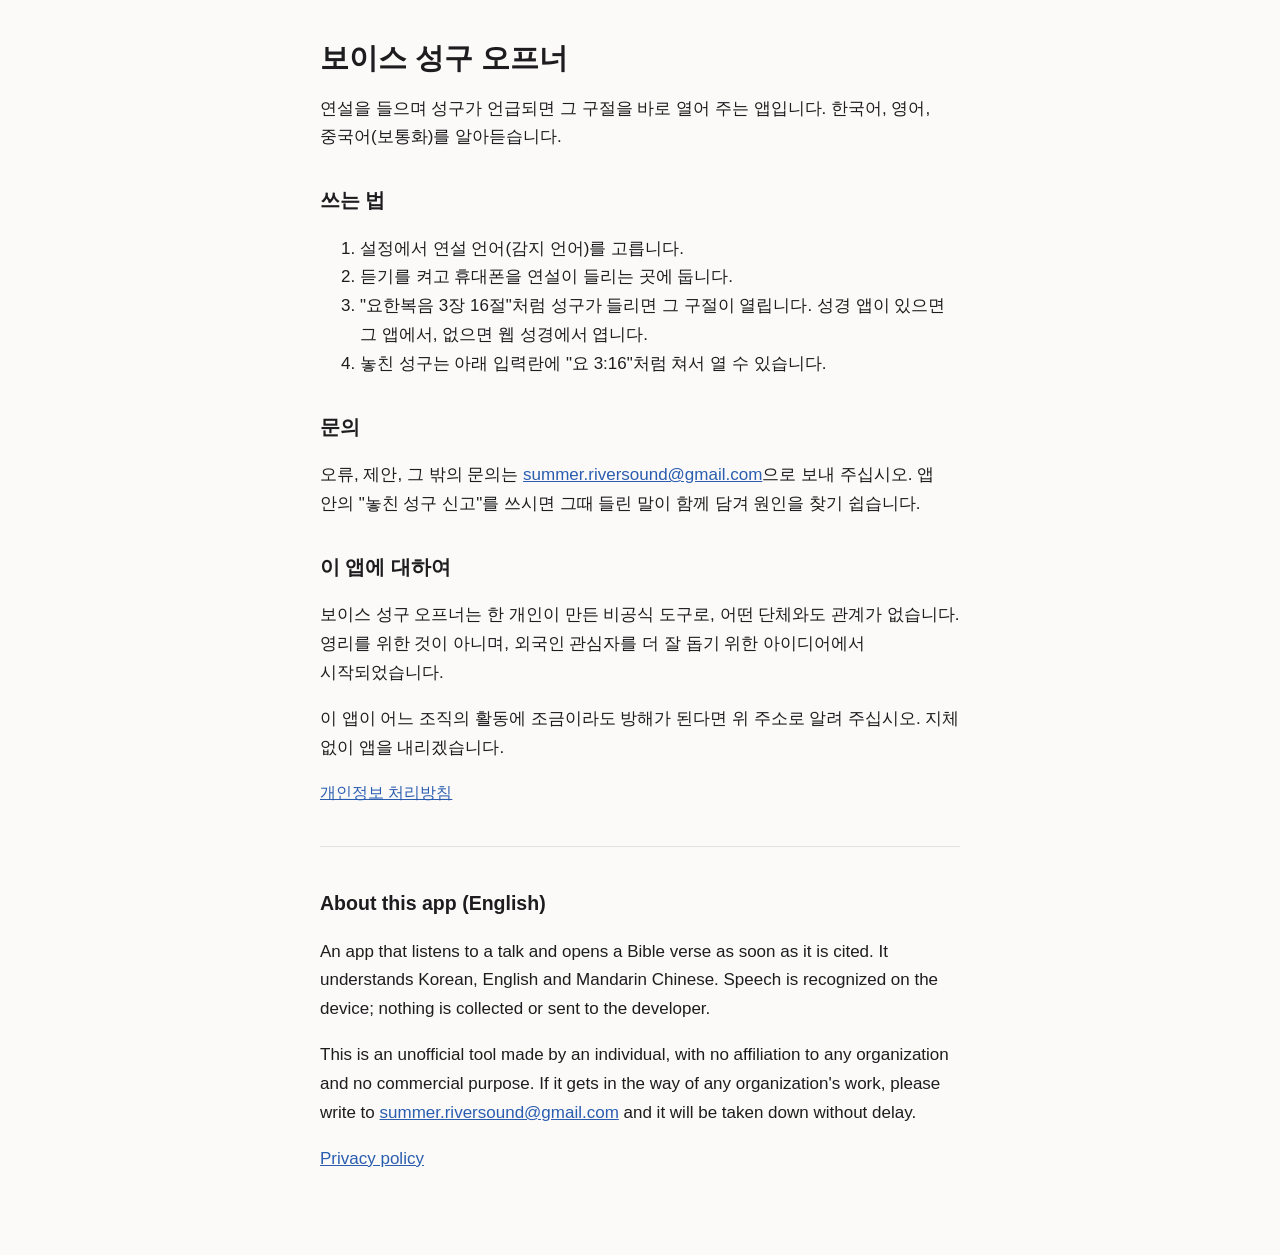
<file: index.html>
<!doctype html>
<html lang="ko">
<head>
<meta charset="utf-8">
<meta name="viewport" content="width=device-width, initial-scale=1">
<title>보이스 성구 오프너</title>
<link rel="stylesheet" href="style.css">
</head>
<body>
<main>
<h1>보이스 성구 오프너</h1>
<p>연설을 들으며 성구가 언급되면 그 구절을 바로 열어 주는 앱입니다. 한국어, 영어, 중국어(보통화)를 알아듣습니다.</p>

<h2>쓰는 법</h2>
<ol>
<li>설정에서 연설 언어(감지 언어)를 고릅니다.</li>
<li>듣기를 켜고 휴대폰을 연설이 들리는 곳에 둡니다.</li>
<li>"요한복음 3장 16절"처럼 성구가 들리면 그 구절이 열립니다. 성경 앱이 있으면 그 앱에서, 없으면 웹 성경에서 엽니다.</li>
<li>놓친 성구는 아래 입력란에 "요 3:16"처럼 쳐서 열 수 있습니다.</li>
</ol>

<h2>문의</h2>
<p>오류, 제안, 그 밖의 문의는 <a href="mailto:summer.riversound@gmail.com">summer.riversound@gmail.com</a>으로 보내 주십시오. 앱 안의 "놓친 성구 신고"를 쓰시면 그때 들린 말이 함께 담겨 원인을 찾기 쉽습니다.</p>

<h2>이 앱에 대하여</h2>
<p>보이스 성구 오프너는 한 개인이 만든 비공식 도구로, 어떤 단체와도 관계가 없습니다. 영리를 위한 것이 아니며, 외국인 관심자를 더 잘 돕기 위한 아이디어에서 시작되었습니다.</p>
<p>이 앱이 어느 조직의 활동에 조금이라도 방해가 된다면 위 주소로 알려 주십시오. 지체 없이 앱을 내리겠습니다.</p>

<p class="links"><a href="privacy.html">개인정보 처리방침</a></p>

<hr>
<section lang="en">
<h2>About this app (English)</h2>
<p>An app that listens to a talk and opens a Bible verse as soon as it is cited. It understands Korean, English and Mandarin Chinese. Speech is recognized on the device; nothing is collected or sent to the developer.</p>
<p>This is an unofficial tool made by an individual, with no affiliation to any organization and no commercial purpose. If it gets in the way of any organization's work, please write to <a href="mailto:summer.riversound@gmail.com">summer.riversound@gmail.com</a> and it will be taken down without delay.</p>
<p><a href="privacy.html#en">Privacy policy</a></p>
</section>
</main>
</body>
</html>
</file>
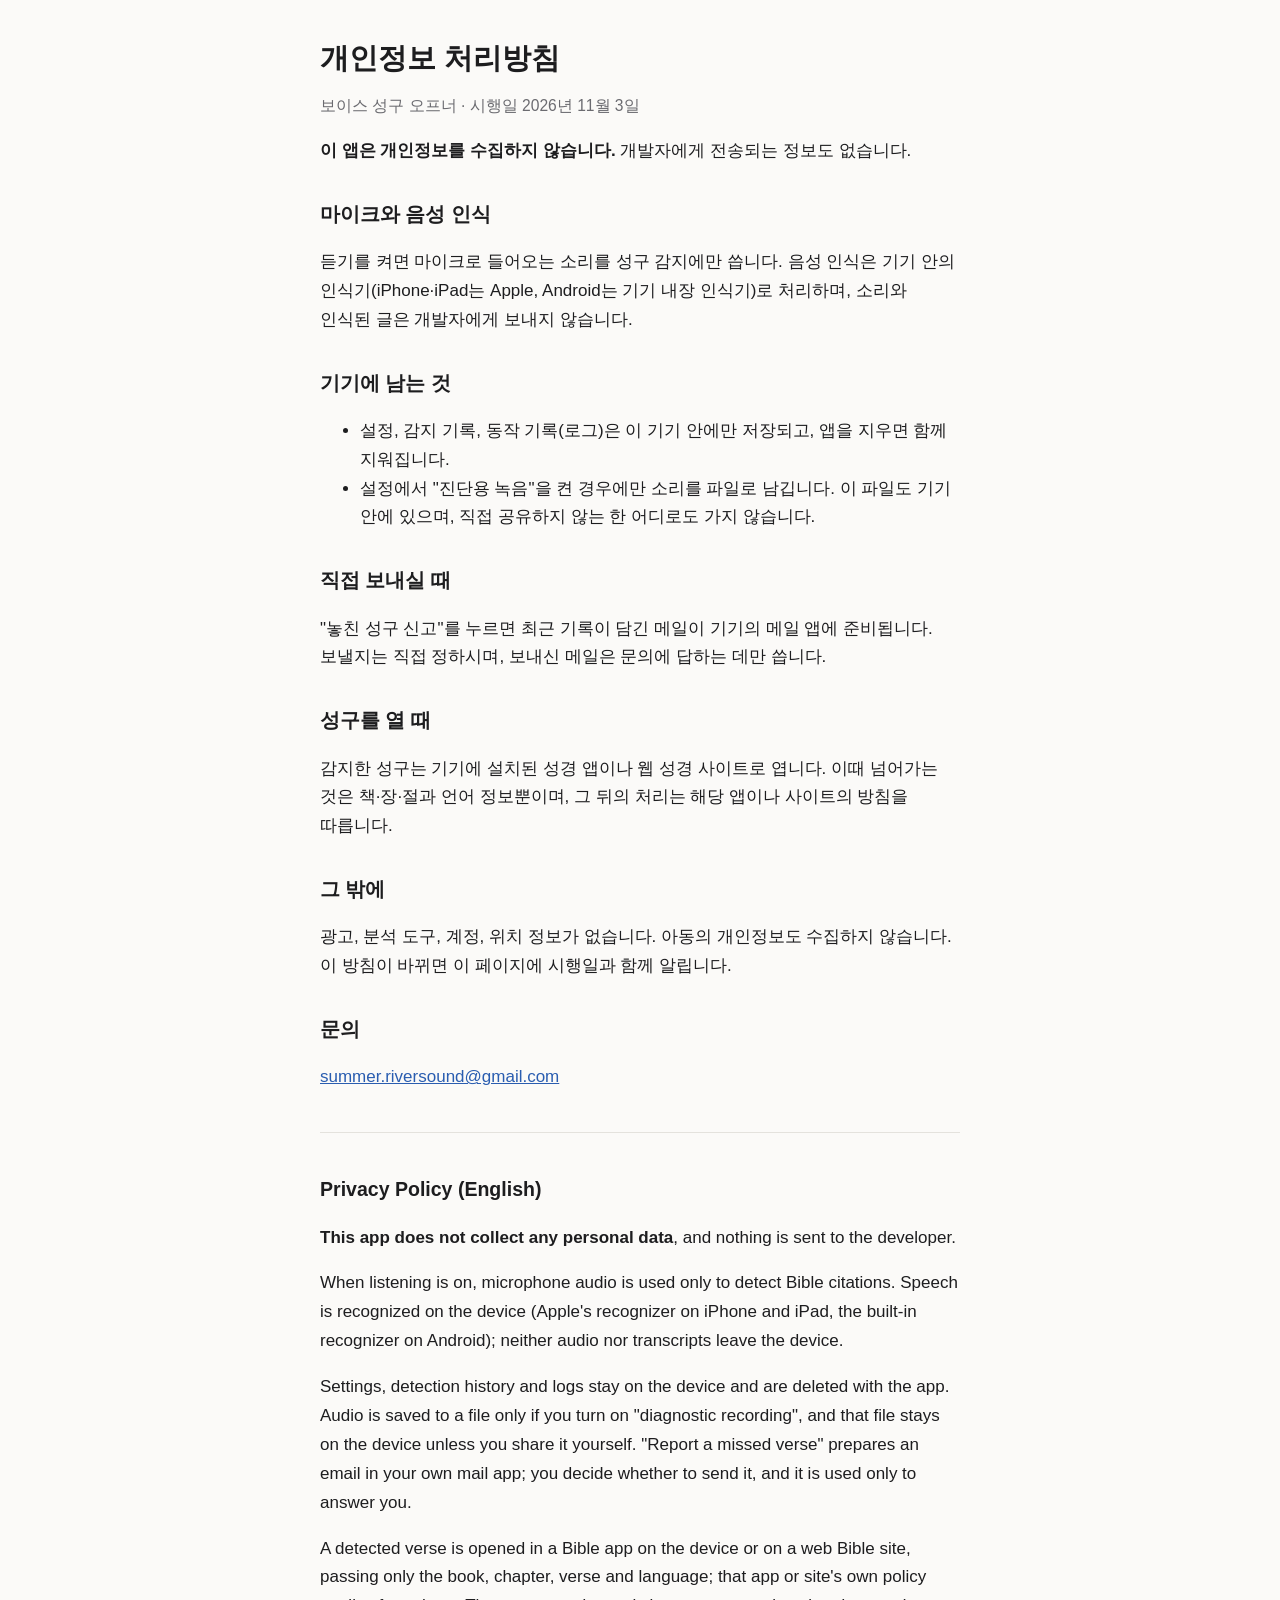
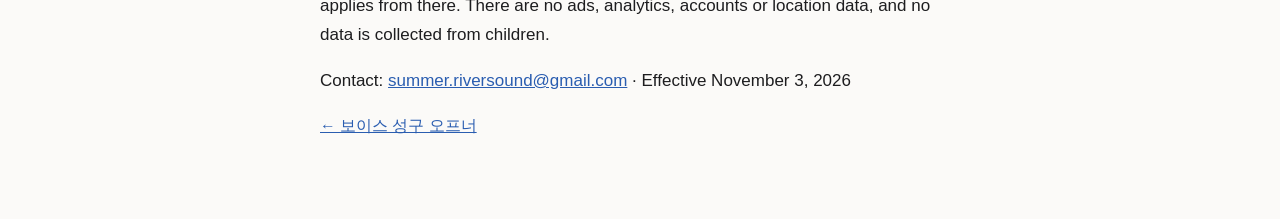
<file: privacy.html>
<!doctype html>
<html lang="ko">
<head>
<meta charset="utf-8">
<meta name="viewport" content="width=device-width, initial-scale=1">
<title>개인정보 처리방침</title>
<link rel="stylesheet" href="style.css">
</head>
<body>
<main>
<h1>개인정보 처리방침</h1>
<p class="meta">보이스 성구 오프너 · 시행일 2026년 11월 3일</p>

<p><strong>이 앱은 개인정보를 수집하지 않습니다.</strong> 개발자에게 전송되는 정보도 없습니다.</p>

<h2>마이크와 음성 인식</h2>
<p>듣기를 켜면 마이크로 들어오는 소리를 성구 감지에만 씁니다. 음성 인식은 기기 안의 인식기(iPhone·iPad는 Apple, Android는 기기 내장 인식기)로 처리하며, 소리와 인식된 글은 개발자에게 보내지 않습니다.</p>

<h2>기기에 남는 것</h2>
<ul>
<li>설정, 감지 기록, 동작 기록(로그)은 이 기기 안에만 저장되고, 앱을 지우면 함께 지워집니다.</li>
<li>설정에서 "진단용 녹음"을 켠 경우에만 소리를 파일로 남깁니다. 이 파일도 기기 안에 있으며, 직접 공유하지 않는 한 어디로도 가지 않습니다.</li>
</ul>

<h2>직접 보내실 때</h2>
<p>"놓친 성구 신고"를 누르면 최근 기록이 담긴 메일이 기기의 메일 앱에 준비됩니다. 보낼지는 직접 정하시며, 보내신 메일은 문의에 답하는 데만 씁니다.</p>

<h2>성구를 열 때</h2>
<p>감지한 성구는 기기에 설치된 성경 앱이나 웹 성경 사이트로 엽니다. 이때 넘어가는 것은 책·장·절과 언어 정보뿐이며, 그 뒤의 처리는 해당 앱이나 사이트의 방침을 따릅니다.</p>

<h2>그 밖에</h2>
<p>광고, 분석 도구, 계정, 위치 정보가 없습니다. 아동의 개인정보도 수집하지 않습니다. 이 방침이 바뀌면 이 페이지에 시행일과 함께 알립니다.</p>

<h2>문의</h2>
<p><a href="mailto:summer.riversound@gmail.com">summer.riversound@gmail.com</a></p>

<hr>
<section id="en" lang="en">
<h2>Privacy Policy (English)</h2>
<p><strong>This app does not collect any personal data</strong>, and nothing is sent to the developer.</p>
<p>When listening is on, microphone audio is used only to detect Bible citations. Speech is recognized on the device (Apple's recognizer on iPhone and iPad, the built-in recognizer on Android); neither audio nor transcripts leave the device.</p>
<p>Settings, detection history and logs stay on the device and are deleted with the app. Audio is saved to a file only if you turn on "diagnostic recording", and that file stays on the device unless you share it yourself. "Report a missed verse" prepares an email in your own mail app; you decide whether to send it, and it is used only to answer you.</p>
<p>A detected verse is opened in a Bible app on the device or on a web Bible site, passing only the book, chapter, verse and language; that app or site's own policy applies from there. There are no ads, analytics, accounts or location data, and no data is collected from children.</p>
<p>Contact: <a href="mailto:summer.riversound@gmail.com">summer.riversound@gmail.com</a> · Effective November 3, 2026</p>
</section>
<p class="links"><a href="index.html">← 보이스 성구 오프너</a></p>
</main>
</body>
</html>
</file>
<file: style.css>
:root { --bg: #fbfaf8; --fg: #1d1d1f; --muted: #6b6b70; --line: #e4e2dd; --link: #2a5db0; }
@media (prefers-color-scheme: dark) {
  :root { --bg: #161618; --fg: #ececee; --muted: #a0a0a6; --line: #2e2e32; --link: #8ab4f8; }
}
body { margin: 0; background: var(--bg); color: var(--fg);
  font: 17px/1.7 -apple-system, BlinkMacSystemFont, "Apple SD Gothic Neo", "Noto Sans KR", sans-serif; }
main { max-width: 640px; margin: 0 auto; padding: 40px 16px 64px; }
h1 { font-size: 1.7em; line-height: 1.3; margin: 0 0 12px; }
h2 { font-size: 1.15em; margin: 32px 0 8px; }
p, li { word-break: keep-all; }
a { color: var(--link); }
hr { border: 0; border-top: 1px solid var(--line); margin: 40px 0; }
.meta, .links { color: var(--muted); font-size: 0.92em; }
</file>
